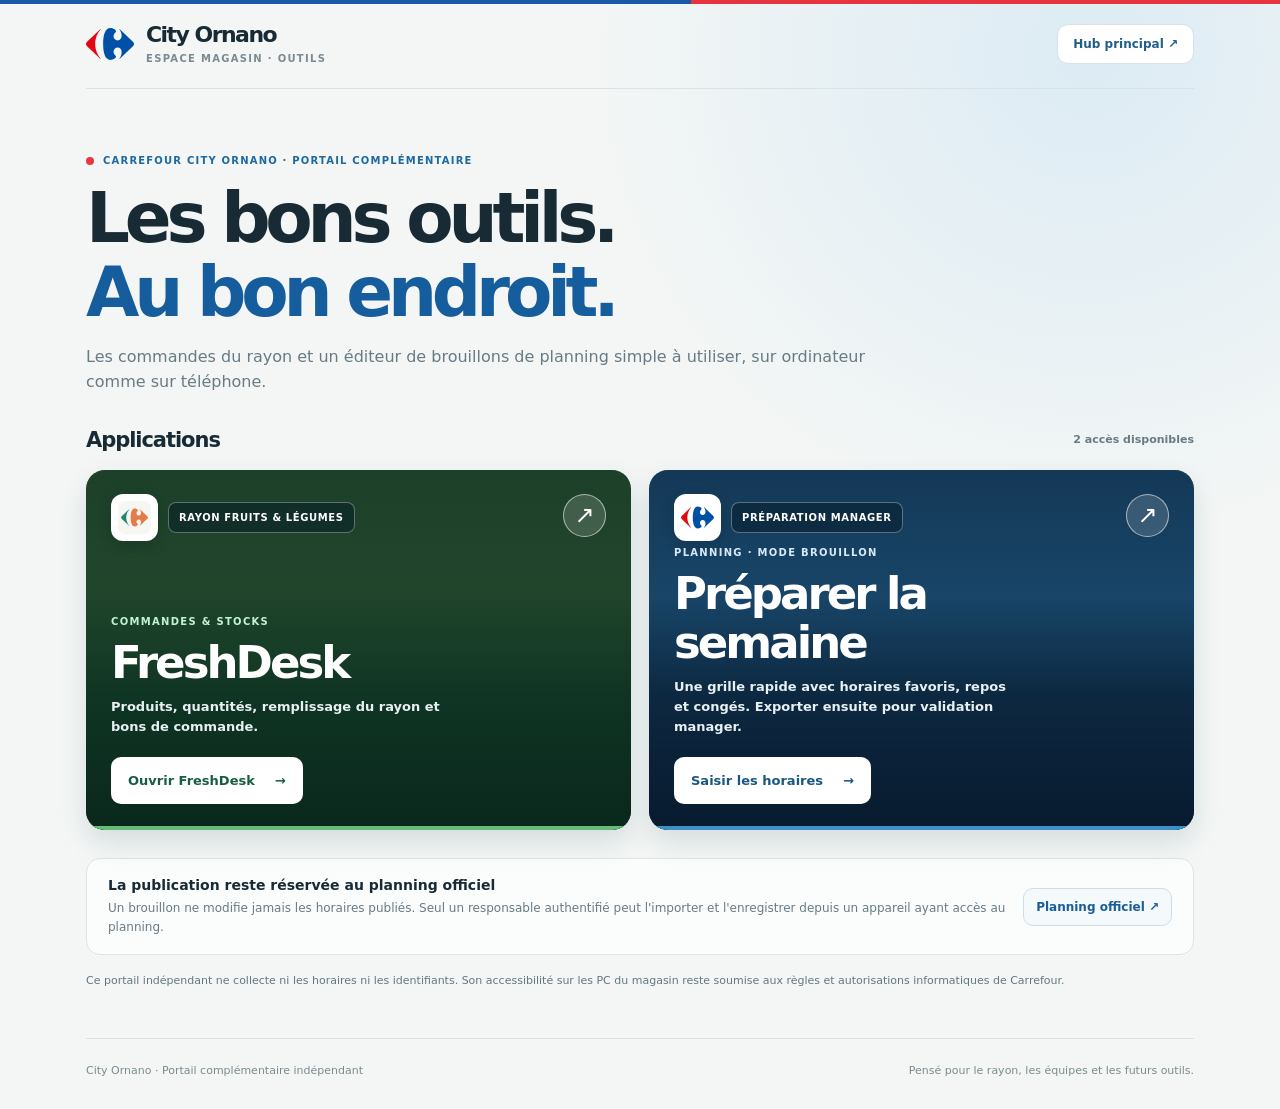
<file: docs/index.html>
<!doctype html>
<html lang="fr">
<head>
<meta charset="utf-8">
<meta name="viewport" content="width=device-width,initial-scale=1,viewport-fit=cover">
<meta name="theme-color" content="#f2f6f5">
<meta name="referrer" content="strict-origin-when-cross-origin">
<meta name="robots" content="noindex,nofollow">
<title>Carrefour City Ornano · Espace magasin</title>
<meta name="description" content="Accès simple aux outils Carrefour City : FreshDesk et préparation des plannings.">
<link rel="icon" href="./logo-city.svg" type="image/svg+xml">
<style>
:root{font-family:system-ui,-apple-system,"Segoe UI",sans-serif;--ink:#182b35;--muted:#687b85;--blue:#165d9d;--line:#d9e3e5;--bg:#f3f6f5}
*{box-sizing:border-box}body{background:radial-gradient(ellipse at 85% 5%,#dcebf4,transparent 32%),var(--bg);margin:0;color:var(--ink);-webkit-font-smoothing:antialiased;min-height:100vh}body::before{content:"";position:absolute;inset:0 0 auto;height:4px;background:linear-gradient(90deg,#1959a8 0 54%,#e5333f 54%)}a{color:inherit;text-decoration:none}a:focus-visible,button:focus-visible{outline:3px solid #1672d4;outline-offset:4px}.shell{max-width:1220px;margin:0 auto;padding:0 clamp(17px,4.5vw,56px)}header{height:89px;border-bottom:1px solid var(--line);display:flex;align-items:center;gap:16px;justify-content:space-between}.brand{display:flex;align-items:center;gap:12px}.brand img{width:48px;height:48px;object-fit:contain}.brand strong{display:block;font-size:22px;line-height:1;letter-spacing:-.07em}.brand small{display:block;color:#7b8a91;font-size:10px;letter-spacing:.13em;font-weight:800;margin-top:7px}.header-link{border:1px solid #d6e2e6;border-radius:11px;padding:12px 15px;color:#225d87;font-size:12px;font-weight:800;background:#fff}.header-link:hover{background:#e9f3fa}.intro{padding:clamp(37px,5.7vw,66px) 0 33px;max-width:800px}.overline{font-size:10px;letter-spacing:.12em;font-weight:900;color:#1d69a3;display:flex;align-items:center;gap:9px}.overline::before{content:"";width:8px;height:8px;border-radius:50%;background:#e63743}.intro h1{font-size:clamp(37px,5.6vw,69px);line-height:1.07;letter-spacing:-.075em;margin:16px 0 14px;font-weight:850}.intro h1 span{color:var(--blue)}.intro p{font-size:clamp(13px,1.5vw,16px);color:var(--muted);line-height:1.6;margin:0}.title-row{display:flex;justify-content:space-between;align-items:center;gap:14px;margin-bottom:18px}.title-row h2{font-size:21px;letter-spacing:-.05em;margin:0}.title-row small{color:var(--muted);font-size:11px;font-weight:700}.cards{display:grid;grid-template-columns:repeat(2,minmax(0,1fr));gap:18px}.card{position:relative;isolation:isolate;overflow:hidden;min-height:345px;border-radius:19px;display:flex;flex-direction:column;justify-content:space-between;padding:24px 25px 26px;background:#184568;color:#fff;box-shadow:0 12px 27px #153a4b22;transition:transform .25s,box-shadow .25s}.card:hover{transform:translateY(-4px);box-shadow:0 20px 38px #173e512b}.card::before{content:"";z-index:-1;position:absolute;inset:0;pointer-events:none;background:linear-gradient(180deg,#0c213659,#0c243500 35%,#081c30b5 63%,#07192df8),url('https://images.unsplash.com/photo-1534723452862-4c874018d66d?auto=format&fit=crop&w=1350&q=80') center/cover no-repeat}.card.fle{background:#21462c}.card.fle::before{background:linear-gradient(180deg,#102e2245,#0a351100 32%,#062b1fa8 64%,#09271cf8),url('https://images.unsplash.com/photo-1542838132-92c53300491e?auto=format&fit=crop&w=1350&q=80') center/cover no-repeat}.card::after{content:"";position:absolute;left:0;right:0;bottom:0;height:4px;background:#3b91c6}.card.fle::after{background:#64bc76}.card-top{display:flex;justify-content:space-between;align-items:start;gap:10px}.mini-brand{display:inline-flex;gap:10px;align-items:center}.mini-brand img{width:47px;height:47px;object-fit:contain;border-radius:12px;background:#fff;padding:7px;box-shadow:0 5px 13px #071f203e}.mini-brand span{border-radius:8px;display:inline-block;padding:9px 10px;background:#051b2680;border:1px solid #ffffff54;font-size:10px;font-weight:800;letter-spacing:.06em;backdrop-filter:blur(8px)}.arrow{font-size:24px;display:grid;place-items:center;width:43px;height:43px;border:1px solid #ffffff8e;border-radius:50%;background:#ffffff27}.copy{max-width:450px}.copy small{font-size:10px;letter-spacing:.13em;color:#d7eafb;font-weight:850}.card.fle .copy small{color:#c4f2d3}.copy h3{font-size:clamp(29px,3.8vw,45px);margin:9px 0 9px;letter-spacing:-.066em;line-height:1.1}.copy p{font-size:13px;font-weight:590;color:#e7f0f3;line-height:1.55;max-width:345px;margin:0 0 20px}.action{display:inline-flex;align-items:center;justify-content:space-between;gap:20px;min-height:47px;padding:11px 17px;background:#fff;border-radius:10px;color:#195780;font-size:13px;font-weight:850}.fle .action{color:#195e42}.note{margin:28px 0 0;border:1px solid #d9e6e2;border-radius:14px;background:#ffffffba;padding:18px 21px;display:flex;gap:14px;justify-content:space-between;align-items:center}.note strong{display:block;font-size:14px}.note p{font-size:12px;color:var(--muted);margin:6px 0 0;line-height:1.55}.note a{flex:none;color:#185d9a;font-size:12px;font-weight:800;padding:11px 12px;border:1px solid #ccdfe8;border-radius:10px;background:#f4f9fc}.note a:hover{background:#e8f2fa}footer{margin-top:48px;padding:25px 0 32px;border-top:1px solid var(--line);font-size:11px;color:#7a8b8d;display:flex;justify-content:space-between;gap:15px}.hint{margin-top:17px;font-size:11px;color:#637782;line-height:1.6}@media(max-width:740px){header{height:74px}.brand img{width:41px;height:41px}.brand strong{font-size:19px}.header-link{font-size:11px;padding:10px}.intro{padding:35px 0 29px}.intro h1{font-size:clamp(36px,9vw,52px)}.cards{grid-template-columns:1fr;gap:13px}.card{min-height:289px;padding:18px 19px 20px}.copy h3{font-size:33px}.note{display:block;padding:16px 17px}.note a{display:inline-block;margin-top:11px}footer{display:block;margin-top:34px}.footer-tip{display:block;margin-top:8px}}@media(prefers-reduced-motion:reduce){.card{transition:none}.card:hover{transform:none}}
</style>
</head>
<body>
<div class="shell">
<header>
<a class="brand" href="./" aria-label="City Hub, accueil"><img src="./logo-city.svg" alt=""><span><strong>City Ornano</strong><small>ESPACE MAGASIN · OUTILS</small></span></a>
<a class="header-link" href="https://city-ornano.fr/" title="Site principal (peut être filtré sur le réseau du magasin)">Hub principal ↗</a>
</header>
<main>
<section class="intro"><span class="overline">CARREFOUR CITY ORNANO · PORTAIL COMPLÉMENTAIRE</span><h1>Les bons outils.<br><span>Au bon endroit.</span></h1><p>Les commandes du rayon et un éditeur de brouillons de planning simple à utiliser, sur ordinateur comme sur téléphone.</p></section>
<section aria-labelledby="apps-title">
<div class="title-row"><h2 id="apps-title">Applications</h2><small>2 accès disponibles</small></div>
<div class="cards">
<a class="card fle" href="https://fle.city-ornano.fr/" aria-label="Ouvrir FreshDesk, commandes de fruits et légumes"><div class="card-top"><span class="mini-brand"><img src="./brand-fresh.svg" alt=""><span>RAYON FRUITS & LÉGUMES</span></span><span class="arrow" aria-hidden="true">↗</span></div><div class="copy"><small>COMMANDES & STOCKS</small><h3>FreshDesk</h3><p>Produits, quantités, remplissage du rayon et bons de commande.</p><span class="action">Ouvrir FreshDesk <span aria-hidden="true">→</span></span></div></a>
<a class="card" href="./preparation.html" aria-label="Ouvrir un brouillon de planning hebdomadaire"><div class="card-top"><span class="mini-brand"><img src="./logo-city.svg" alt=""><span>PRÉPARATION MANAGER</span></span><span class="arrow" aria-hidden="true">↗</span></div><div class="copy"><small>PLANNING · MODE BROUILLON</small><h3>Préparer la semaine</h3><p>Une grille rapide avec horaires favoris, repos et congés. Exporter ensuite pour validation manager.</p><span class="action">Saisir les horaires <span aria-hidden="true">→</span></span></div></a>
</div>
</section>
<section class="note" aria-label="À savoir"><div><strong>La publication reste réservée au planning officiel</strong><p>Un brouillon ne modifie jamais les horaires publiés. Seul un responsable authentifié peut l'importer et l'enregistrer depuis un appareil ayant accès au planning.</p></div><a href="https://planning.city-ornano.fr/">Planning officiel ↗</a></section>
<p class="hint">Ce portail indépendant ne collecte ni les horaires ni les identifiants. Son accessibilité sur les PC du magasin reste soumise aux règles et autorisations informatiques de Carrefour.</p>
</main>
<footer><span>City Ornano · Portail complémentaire indépendant</span><span class="footer-tip">Pensé pour le rayon, les équipes et les futurs outils.</span></footer>
</div>
</body>
</html>
</file>
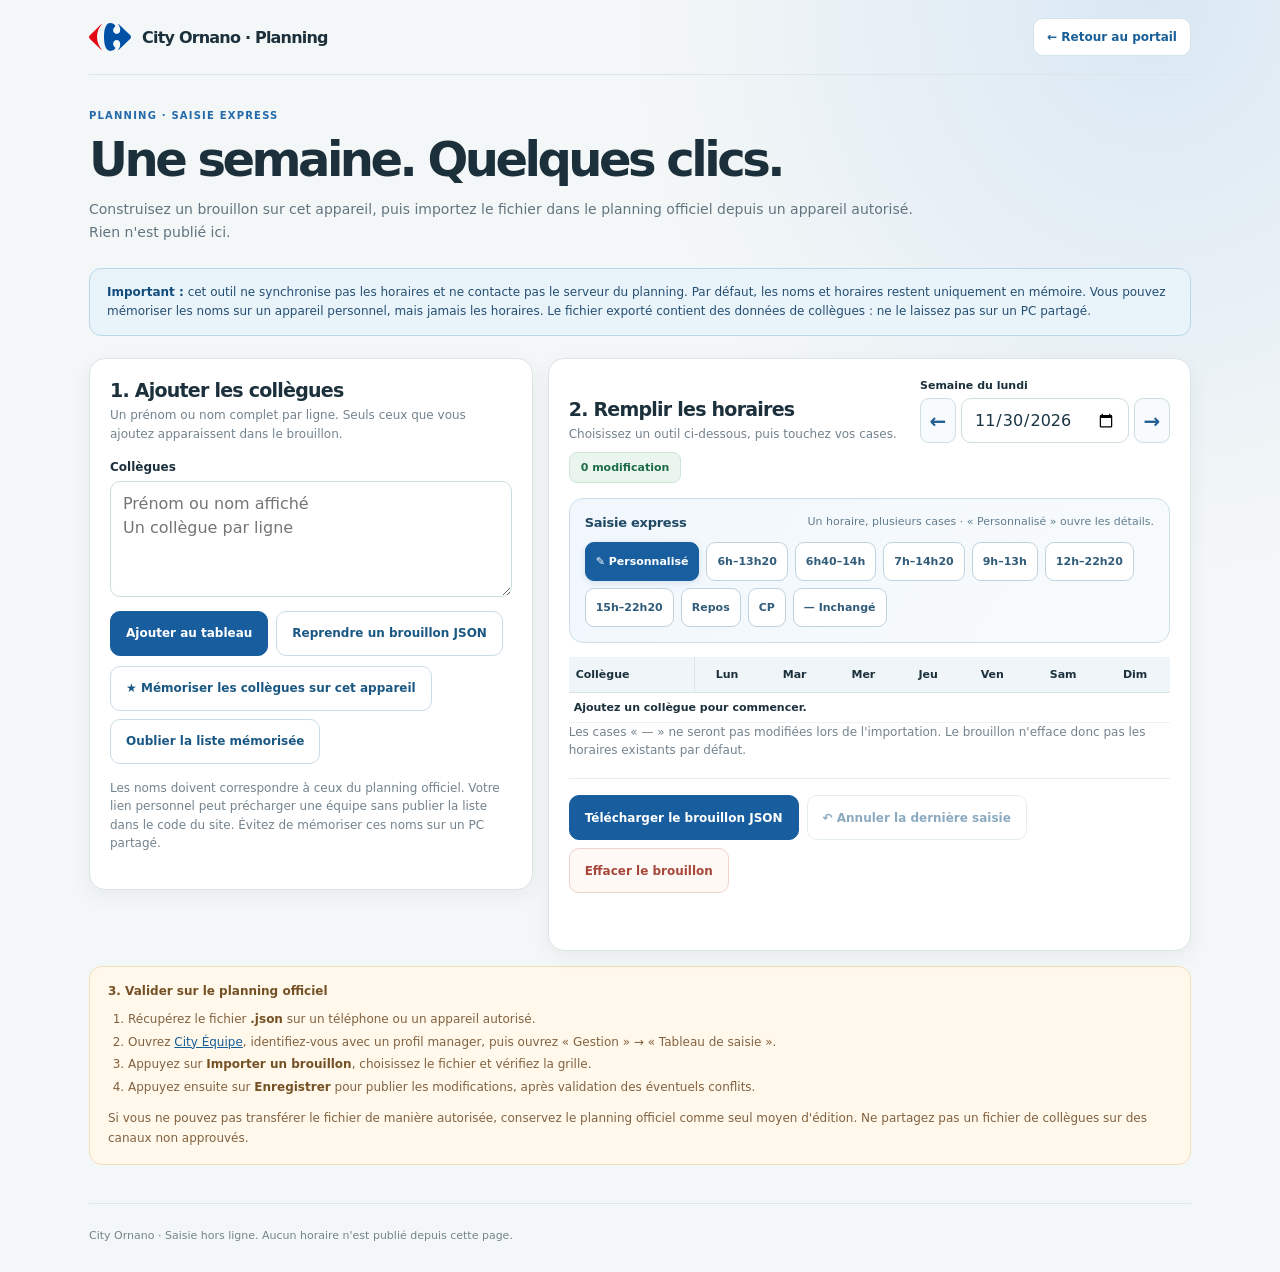
<file: docs/preparation.html>
<!doctype html>
<html lang="fr">
<head>
<meta charset="utf-8">
<meta name="viewport" content="width=device-width,initial-scale=1,viewport-fit=cover">
<meta name="theme-color" content="#163c66">
<meta name="referrer" content="no-referrer">
<meta name="robots" content="noindex,nofollow">
<title>Planning express · Carrefour City Ornano</title>
<meta name="description" content="Préparer un brouillon hebdomadaire sans connexion au planning privé, puis l'importer avec l'accès manager.">
<link rel="icon" href="./logo-city.svg" type="image/svg+xml">
<style>
:root{font-family:system-ui,-apple-system,"Segoe UI",sans-serif;color:#1c303c;--blue:#1e66a4;--line:#dce6e8;--grey:#6e818d;background:#f4f7f7}*{box-sizing:border-box}body{margin:0;background:radial-gradient(ellipse at 90% 0,#dae8f4,transparent 32%),#f4f7f7}a{color:#185e97}button,input,textarea,select{font:inherit}button{cursor:pointer}button:disabled{cursor:not-allowed;opacity:.5}button:focus-visible,a:focus-visible,input:focus-visible,textarea:focus-visible,select:focus-visible{outline:3px solid #287ac4;outline-offset:2px}.shell{max-width:1190px;margin:0 auto;padding:0 clamp(13px,3.6vw,44px)}.header{height:75px;border-bottom:1px solid var(--line);display:flex;align-items:center;justify-content:space-between;gap:14px}.brand{display:flex;align-items:center;gap:11px;text-decoration:none;color:#1c303c;font-weight:850;letter-spacing:-.05em}.brand img{width:42px;height:42px;object-fit:contain}.header .back{font-size:12px;text-decoration:none;font-weight:800;background:#fff;border:1px solid #d6e2e9;border-radius:10px;padding:11px 13px}.hero{padding:35px 0 25px;max-width:840px}.eyebrow{font-size:10px;letter-spacing:.12em;color:#246aaa;font-weight:900}.hero h1{font-size:clamp(29px,4.4vw,48px);letter-spacing:-.073em;line-height:1.15;margin:11px 0}.hero p{font-size:14px;line-height:1.6;color:#617580;margin:0}.notice{background:#e8f3fa;border:1px solid #bad7e8;color:#264f72;padding:14px 17px;border-radius:12px;font-size:12px;line-height:1.6;margin:0 0 22px}.notice strong{color:#134c7c}.steps{display:grid;grid-template-columns:minmax(0,1fr) minmax(0,1.45fr);align-items:start;gap:15px}.panel{background:#fff;border:1px solid #dbe5e5;border-radius:16px;box-shadow:0 6px 19px #1b3b4910;min-width:0;padding:20px}.panel h2{font-size:19px;letter-spacing:-.04em;margin:0 0 5px}.panel p{color:#73838e;font-size:12px;line-height:1.55;margin:0 0 16px}.label{display:block;font-size:12px;font-weight:800;margin:13px 0 7px}.field{border:1px solid #cddde1;border-radius:10px;background:#fff;min-height:45px;padding:10px 12px;color:#1b3543;max-width:100%;width:100%}textarea.field{min-height:116px;resize:vertical;line-height:1.5}.controls{display:flex;gap:8px;flex-wrap:wrap;align-items:center}.btn{display:inline-flex;justify-content:center;align-items:center;gap:8px;padding:11px 15px;min-height:45px;border-radius:10px;font-size:12px;font-weight:850;border:1px solid #cbdde4;background:#fff;color:#1a5883}.btn:hover{background:#eaf4fa}.btn.primary{background:#185d9d;border-color:#185d9d;color:#fff}.btn.primary:hover{background:#114d82}.btn.danger{border-color:#f1d2cd;color:#a6473a;background:#fff9f6}.btn.full{width:100%}.helper{font-size:11px;color:#7b8991;line-height:1.55;margin-top:10px}.roster{margin:15px 0 0;padding:0;list-style:none;display:flex;flex-wrap:wrap;gap:6px}.roster li{display:inline-flex;align-items:center;gap:6px;background:#e7f1f9;border:1px solid #d2e6f1;border-radius:8px;color:#235f89;font-size:11px;padding:5px 8px;font-weight:750}.roster li button{border:0;background:transparent;color:#8f4c41;font-size:15px;font-weight:850;min-width:26px;min-height:26px}.weekbar{display:flex;justify-content:space-between;align-items:end;gap:9px;flex-wrap:wrap;margin-bottom:15px}.weekbar .date-field{max-width:180px}.date-field label{display:block;font-size:11px;font-weight:850;margin-bottom:6px}.count{background:#eaf5ee;color:#1d6b47;border:1px solid #cee6d7;padding:8px 11px;border-radius:8px;font-size:11px;font-weight:850}.sheet-scroller{overflow-x:auto;overscroll-behavior-inline:contain;-webkit-overflow-scrolling:touch}.sheet{width:100%;min-width:600px;border-spacing:0;border-collapse:separate;font-size:11px}.sheet th{padding:11px 7px;background:#eff5f8;border-bottom:1px solid #d6e4e9;font-size:11px;text-align:center}.sheet th:first-child{text-align:left;width:125px}.sheet td{padding:8px 5px;border-bottom:1px solid #edf2f2;text-align:center}.sheet td:first-child{text-align:left;font-weight:800;max-width:138px;overflow-wrap:anywhere}.cell{border:1px solid #dae6eb;background:#f8fbfc;border-radius:8px;padding:8px 5px;min-height:47px;min-width:64px;width:100%;color:#486a7a;font-size:10px;font-weight:750;line-height:1.35}.cell:hover{border-color:#8bbad6;background:#eff7fb}.cell.service{background:#e6f2fc;border-color:#b6d7ee;color:#155b92}.cell.cp{background:#e5edec;border-color:#cedcdb;color:#426f64}.cell.repos{background:#f1f2f3;border-color:#dbdfe3;color:#6b7b87}.actions{margin-top:18px;padding-top:16px;border-top:1px solid #e5eded}.status{margin:12px 0 0;font-size:12px;color:#336145;min-height:21px}.status.error{color:#aa4439}.infobox{margin-top:15px;background:#fff8eb;border:1px solid #f1e0bd;border-radius:13px;padding:15px 18px;font-size:12px;line-height:1.65;color:#826241}.infobox strong{color:#755126}.infobox ol{padding-left:20px;margin:8px 0 0}.infobox li{margin:3px 0}.dialog{max-width:450px;width:calc(100% - 26px);border:1px solid #d4e1e7;border-radius:16px;box-shadow:0 24px 70px #102e4854;padding:22px;background:#fff;color:#1b303c}.dialog::backdrop{background:#0e2635a0}.dialog h2{font-size:23px;letter-spacing:-.05em;margin:0 0 8px}.dialog p{font-size:12px;color:#627782;margin:0 0 18px}.dialog .choice{display:flex;gap:9px;flex-wrap:wrap}.choice label{display:inline-flex;align-items:center;gap:5px;border:1px solid #d6e5e7;padding:10px 12px;border-radius:9px;font-size:12px;font-weight:750;cursor:pointer}.time-row{display:grid;grid-template-columns:1fr 1fr;gap:10px;margin-top:11px}.presets{display:flex;gap:6px;flex-wrap:wrap;margin-top:10px}.presets button{font-size:10px;font-weight:750;border:1px solid #cbdfea;background:#f2f8fc;border-radius:8px;padding:8px 9px;min-height:36px;color:#205982}.footer-controls{margin-top:18px;display:flex;gap:9px;justify-content:flex-end}.footer{font-size:11px;color:#73858b;border-top:1px solid var(--line);padding:25px 0 30px;margin-top:38px}@media(max-width:900px){.steps{grid-template-columns:1fr}.panel{padding:17px}.sheet{min-width:620px}}@media(max-width:430px){.header{height:67px}.brand img{width:34px;height:34px}.brand{font-size:13px}.hero{padding:28px 0 21px}.hero h1{font-size:31px}.controls .btn{flex:1}.time-row{grid-template-columns:1fr 1fr}}@media(prefers-reduced-motion:reduce){*,*::before,*::after{scroll-behavior:auto!important;transition:none!important}}

/* Saisie express et affichage lisible sur petits écrans */
.weekbar .date-field{max-width:250px;min-width:210px}
.week-nav{display:flex;align-items:center;gap:5px}
.week-nav .field{min-width:0}
.week-arrow{flex:0 0 36px;width:36px;height:45px;display:grid;place-items:center;border:1px solid #cddde1;border-radius:9px;background:#f8fbfd;color:#225e91;font-size:20px;font-weight:800;cursor:pointer}
.week-arrow:hover{background:#e6f2fa}
.quickbar{margin:2px 0 14px;padding:15px;border:1px solid #cbdfea;border-radius:14px;background:linear-gradient(125deg,#f1f7fd,#f8fbfc)}
.quickbar-title{display:flex;justify-content:space-between;align-items:center;gap:9px;margin-bottom:11px;flex-wrap:wrap}
.quickbar-title strong{font-size:13px;letter-spacing:-.02em;color:#204965}
.quickbar-title span{font-size:11px;color:#627d8f;line-height:1.5}
.quicktools{display:flex;flex-wrap:wrap;gap:7px}
.quicktool{min-height:39px;padding:8px 10px;border-radius:9px;border:1px solid #bfd3df;background:#fff;color:#315c7a;font-weight:800;font-size:11px;cursor:pointer;transition:background .15s,border-color .15s}
.quicktool:hover{background:#eaf4fc;border-color:#8ebad7}
.quicktool.is-active{background:#195f9f;border-color:#195f9f;color:#fff;box-shadow:0 2px 7px #195f9f24}
.quicktool-rest.is-active{background:#596e7a;border-color:#596e7a}
.quicktool-cp.is-active{background:#477a6d;border-color:#477a6d}
.sheet th:first-child,.sheet td:first-child{position:sticky;left:0;z-index:2;min-width:125px;box-shadow:1px 0 0 #dbe6eb}
.sheet th:first-child{z-index:3;background:#eff5f8}
.sheet td:first-child{background:#fff}
.sheet .cell{transition:background .12s,border-color .12s}
.sheet .cell:focus-visible{outline:3px solid #2b7fc5;outline-offset:1px}
.sheet td:nth-child(even){background:#fafcfd}
@media(max-width:650px){.quickbar{padding:12px}.quickbar-title{display:block}.quickbar-title span{display:block;margin-top:4px}.quicktool{min-height:42px}.sheet th:first-child,.sheet td:first-child{min-width:105px}.sheet th{padding:9px 4px}.sheet td{padding:6px 3px}.sheet{min-width:630px}.weekbar .date-field{max-width:100%}}
</style>
</head>
<body>
<div class="shell">
<header class="header"><a class="brand" href="./"><img src="./logo-city.svg" alt=""><span>City Ornano · Planning</span></a><a href="./" class="back">← Retour au portail</a></header>
<main>
<section class="hero"><div class="eyebrow">PLANNING · SAISIE EXPRESS</div><h1>Une semaine. Quelques clics.</h1><p>Construisez un brouillon sur cet appareil, puis importez le fichier dans le planning officiel depuis un appareil autorisé. Rien n'est publié ici.</p></section>
<div class="notice" role="note"><strong>Important :</strong> cet outil ne synchronise pas les horaires et ne contacte pas le serveur du planning. Par défaut, les noms et horaires restent uniquement en mémoire. Vous pouvez mémoriser les noms sur un appareil personnel, mais jamais les horaires. Le fichier exporté contient des données de collègues : ne le laissez pas sur un PC partagé.</div>
<div class="steps">
<section class="panel" aria-labelledby="team-title"><h2 id="team-title">1. Ajouter les collègues</h2><p>Un prénom ou nom complet par ligne. Seuls ceux que vous ajoutez apparaissent dans le brouillon.</p>
<label class="label" for="teamInput">Collègues</label><textarea id="teamInput" class="field" placeholder="Prénom ou nom affiché&#10;Un collègue par ligne" maxlength="4000"></textarea>
<div class="controls" style="margin-top:10px"><button class="btn primary" id="addTeam" type="button">Ajouter au tableau</button><button class="btn" id="openDraft" type="button">Reprendre un brouillon JSON</button><input id="draftInput" type="file" accept=".json,application/json" hidden></div>
<div class="controls" style="margin-top:10px"><button class="btn" id="saveTeam" type="button">★ Mémoriser les collègues sur cet appareil</button><button class="btn" id="forgetTeam" type="button" hidden>Oublier la liste mémorisée</button></div>
<ul id="roster" class="roster" aria-label="Collègues ajoutés"></ul>
<p class="helper">Les noms doivent correspondre à ceux du planning officiel. Votre lien personnel peut précharger une équipe sans publier la liste dans le code du site. Évitez de mémoriser ces noms sur un PC partagé.</p>
</section>
<section class="panel" aria-labelledby="schedule-title"><div class="weekbar"><div><h2 id="schedule-title">2. Remplir les horaires</h2><p style="margin:5px 0 0">Choisissez un outil ci-dessous, puis touchez vos cases.</p></div><div class="date-field"><label for="weekInput">Semaine du lundi</label><div class="week-nav"><button id="prevWeek" class="week-arrow" title="Semaine précédente" type="button" aria-label="Semaine précédente">←</button><input id="weekInput" type="date" class="field"><button id="nextWeek" class="week-arrow" title="Semaine suivante" type="button" aria-label="Semaine suivante">→</button></div></div><div class="count" id="dirtyCount">0 modification</div></div>
<div class="quickbar"><div class="quickbar-title"><strong>Saisie express</strong><span>Un horaire, plusieurs cases · « Personnalisé » ouvre les détails.</span></div><div class="quicktools" role="group" aria-label="Outils de saisie" id="quickTools"><button class="quicktool is-active" type="button" data-tool="detail" aria-pressed="true">✎ Personnalisé</button><button class="quicktool" type="button" data-tool="06:00|13:20">6h–13h20</button><button class="quicktool" type="button" data-tool="06:40|14:00">6h40–14h</button><button class="quicktool" type="button" data-tool="07:00|14:20">7h–14h20</button><button class="quicktool" type="button" data-tool="09:00|13:00">9h–13h</button><button class="quicktool" type="button" data-tool="12:00|22:20">12h–22h20</button><button class="quicktool" type="button" data-tool="15:00|22:20">15h–22h20</button><button class="quicktool quicktool-rest" type="button" data-tool="repos">Repos</button><button class="quicktool quicktool-cp" type="button" data-tool="cp">CP</button><button class="quicktool" type="button" data-tool="erase">— Inchangé</button></div></div><div class="sheet-scroller"><table class="sheet" aria-label="Semaine à préparer"><thead><tr><th scope="col">Collègue</th><th scope="col">Lun</th><th scope="col">Mar</th><th scope="col">Mer</th><th scope="col">Jeu</th><th scope="col">Ven</th><th scope="col">Sam</th><th scope="col">Dim</th></tr></thead><tbody id="shiftRows"><tr><td colspan="8">Ajoutez un collègue pour commencer.</td></tr></tbody></table></div>
<p class="helper">Les cases « — » ne seront pas modifiées lors de l'importation. Le brouillon n'efface donc pas les horaires existants par défaut.</p>
<div class="actions"><div class="controls"><button class="btn primary" id="exportDraft" type="button">Télécharger le brouillon JSON</button><button class="btn" id="undoChange" type="button" disabled>↶ Annuler la dernière saisie</button><button class="btn danger" id="clearDraft" type="button">Effacer le brouillon</button></div><p class="status" id="status" role="status" aria-live="polite"></p></div>
</section>
</div>
<section class="infobox" aria-labelledby="handoff-title"><strong id="handoff-title">3. Valider sur le planning officiel</strong><ol><li>Récupérez le fichier <strong>.json</strong> sur un téléphone ou un appareil autorisé.</li><li>Ouvrez <a href="https://planning.city-ornano.fr/">City Équipe</a>, identifiez-vous avec un profil manager, puis ouvrez « Gestion » → « Tableau de saisie ».</li><li>Appuyez sur <strong>Importer un brouillon</strong>, choisissez le fichier et vérifiez la grille.</li><li>Appuyez ensuite sur <strong>Enregistrer</strong> pour publier les modifications, après validation des éventuels conflits.</li></ol><p style="margin:11px 0 0">Si vous ne pouvez pas transférer le fichier de manière autorisée, conservez le planning officiel comme seul moyen d'édition. Ne partagez pas un fichier de collègues sur des canaux non approuvés.</p></section>
</main><footer class="footer">City Ornano · Saisie hors ligne. Aucun horaire n'est publié depuis cette page.</footer>
</div>
<dialog class="dialog" id="cellDialog" aria-labelledby="cellTitle">
<form id="cellForm"><h2 id="cellTitle">Modifier une case</h2><p id="cellDate"></p>
<div class="choice"><label><input type="radio" name="kind" value="service" checked> Service</label><label><input type="radio" name="kind" value="repos"> Repos</label><label><input type="radio" name="kind" value="cp"> CP</label></div>
<div id="timeBlock"><div class="time-row"><label class="label" for="startTime">Arrivée<input type="time" class="field" id="startTime" value="06:00" required></label><label class="label" for="endTime">Départ<input type="time" class="field" id="endTime" value="13:20" required></label></div>
<div class="presets"><button type="button" data-times="06:00|13:20">6h–13h20</button><button type="button" data-times="06:40|14:00">6h40–14h</button><button type="button" data-times="07:00|14:20">7h–14h20</button><button type="button" data-times="09:00|13:00">9h–13h</button><button type="button" data-times="12:00|22:20">12h–22h20</button><button type="button" data-times="15:00|22:20">15h–22h20</button></div></div>
<div class="footer-controls"><button class="btn danger" id="clearCell" type="button">Ne pas modifier</button><button class="btn" id="cancelCell" type="button">Annuler</button><button class="btn primary" type="submit">Valider la case</button></div></form>
</dialog>
<script>
(function(){
'use strict';
const $=id=>document.getElementById(id);
const state={names:[],changes:new Map(),week:'',seq:0,edit:null,tool:'detail',undo:[]};
const TEAM_STORAGE_KEY='city-ornano.personnel-roster.v1';
const ISO=/^\d{4}-\d{2}-\d{2}$/;
const CLOCK=/^([01]\d|2[0-3]):[0-5]\d$/;
const norm=s=>String(s).trim().normalize('NFD').replace(/[\u0300-\u036f]/g,'').toLocaleLowerCase('fr').replace(/\s+/g,' ');
function isoDate(str){if(!ISO.test(str))return null;const d=new Date(str+'T00:00:00Z');return Number.isFinite(d.valueOf())&&d.toISOString().slice(0,10)===str?d:null}
function monday(str){const d=isoDate(str);if(!d)return null;d.setUTCDate(d.getUTCDate() - (d.getUTCDay()+6)%7);return d.toISOString().slice(0,10)}
function dayAdd(str,n){const d=isoDate(str);d.setUTCDate(d.getUTCDate()+n);return d.toISOString().slice(0,10)}
function key(id,date){return String(id)+'|'+date}
function tell(msg,error){$('status').textContent=msg;$('status').classList.toggle('error',!!error)}
function button(label,cls,onclick){const b=document.createElement('button');b.type='button';b.textContent=label;b.className=cls;b.addEventListener('click',onclick);return b}
function render(){
 $('weekInput').value=state.week;
 $('dirtyCount').textContent=state.changes.size+' modification'+(state.changes.size>1?'s':'');
 $('undoChange').disabled=state.undo.length===0;
 $('forgetTeam').hidden=!hasSavedTeam();
 const roster=$('roster');roster.replaceChildren();
 state.names.forEach(p=>{const li=document.createElement('li');const span=document.createElement('span');span.textContent=p.name;li.append(span,button('×','',()=>{
 if(!confirm('Retirer '+p.name+' et ses cases ?'))return;state.names=state.names.filter(x=>x.id!==p.id);
 for(const k of state.changes.keys())if(k.startsWith(p.id+'|'))state.changes.delete(k);render();
 }));roster.append(li)});
 const tbody=$('shiftRows');tbody.replaceChildren();
 if(!state.names.length){const tr=document.createElement('tr'),td=document.createElement('td');td.colSpan=8;td.textContent='Ajoutez un collègue pour commencer.';tr.append(td);tbody.append(tr);return}
 for(const p of state.names){
  const tr=document.createElement('tr'),head=document.createElement('td');head.textContent=p.name;tr.append(head);
  for(let i=0;i<7;i++){
   const date=dayAdd(state.week,i),change=state.changes.get(key(p.id,date));
   const td=document.createElement('td');
   const caption=!change?'—':change.kind==='service'?change.starts_at.replace(':','h')+'–'+change.ends_at.replace(':','h'):change.kind==='cp'?'CP':'Repos';
   const b=button(caption,'cell'+(change?' '+change.kind:''),()=>handleCell(p,date));
   b.setAttribute('aria-label',p.name+', '+date+' : '+(change?caption:'non modifié')+', cliquer pour modifier');
   td.append(b);tr.append(td);
  }
  tbody.append(tr);
 }
}
function hasSavedTeam(){
 try{return Boolean(localStorage.getItem(TEAM_STORAGE_KEY))}catch{return false}
}
function loadInitialTeam(){
 // URL fragments are not transmitted to the hosting server.
 // Never persist roster names automatically on a shared workstation.
 if(location.hash.startsWith('#equipe=')){
  try{
   const raw=new URLSearchParams(location.hash.slice(1)).get('equipe')||'';
   if(raw.length>4000)throw Error('Liste trop longue.');
   addNames(raw);
   history.replaceState(null,'',location.pathname+location.search);
   tell(state.names.length+' collègues chargés depuis votre lien personnel. Vérifiez les noms avant tout import.');
  }catch(e){tell('Liste non chargée : '+e.message,true)}
  return;
 }
 try{
  const names=JSON.parse(localStorage.getItem(TEAM_STORAGE_KEY)||'null');
  if(!Array.isArray(names)||names.length>28||!names.every(n=>typeof n==='string'&&n.length>0&&n.length<=70))return;
  addNames(names.join('\n'));
  tell(state.names.length+' collègues retrouvés sur cet appareil.');
 }catch{}
}
function addNames(input){
 const items=input.split(/[\n;]+/).map(x=>x.trim()).filter(Boolean);
 if(!items.length)throw Error('Saisissez au moins un collègue.');
 if(state.names.length+items.length>28)throw Error('Maximum 28 collègues dans le brouillon.');
 const seen=new Set(state.names.map(x=>norm(x.name)));
 let count=0;
 for(const name of items){
  if(name.length>70)throw Error('Nom de collègue trop long.');
  if(!seen.has(norm(name))){state.names.push({id:++state.seq,name});seen.add(norm(name));count++}
 }
 return count;
}
function openCell(p,date){
 state.edit={id:p.id,date,name:p.name};
 const c=state.changes.get(key(p.id,date));
 $('cellTitle').textContent=p.name;
 $('cellDate').textContent=new Date(date+'T12:00:00Z').toLocaleDateString('fr-FR',{weekday:'long',day:'numeric',month:'long',year:'numeric',timeZone:'UTC'});
 const kind=c?.kind||'service';
 document.querySelectorAll('input[name="kind"]').forEach(el=>el.checked=el.value===kind);
 $('startTime').value=c?.starts_at||'06:00';$('endTime').value=c?.ends_at||'13:20';
 updateTime();$('cellDialog').showModal();
}
function updateTime(){const kind=document.querySelector('input[name="kind"]:checked').value;const active=kind==='service';$('timeBlock').hidden=!active;$('startTime').required=active;$('endTime').required=active}
function validate(d){
 if(!d||d.format!=='city-equipe-draft/v1'||!isoDate(d.week_start)||monday(d.week_start)!==d.week_start||!Array.isArray(d.changes)||d.changes.length>196)throw Error('Le fichier n’est pas un brouillon City Équipe valide.');
 const unique=new Set();
 for(const c of d.changes){
  if(!c||typeof c.employee_name!=='string'||!c.employee_name.trim()||c.employee_name.length>70)throw Error('Nom invalide dans le fichier.');
  if(!isoDate(c.work_date)||c.work_date<d.week_start||c.work_date>dayAdd(d.week_start,6))throw Error('Date hors semaine dans le fichier.');
  if(!['service','repos','cp'].includes(c.kind))throw Error('Type de case inconnu.');
  if(c.kind==='service'&&(!CLOCK.test(c.starts_at)||!CLOCK.test(c.ends_at)||c.starts_at>=c.ends_at))throw Error('Horaires invalides pour '+c.employee_name+'.');
  const k=norm(c.employee_name)+'|'+c.work_date;if(unique.has(k))throw Error('Case dupliquée : '+c.employee_name);unique.add(k);
 }
 return d;
}
function exportDraft(){
 const changes=[];
 for(const p of state.names){
  for(let i=0;i<7;i++){
   const d=dayAdd(state.week,i),value=state.changes.get(key(p.id,d));if(!value)continue;
   changes.push(Object.assign({employee_name:p.name,work_date:d,kind:value.kind},value.kind==='service'?{starts_at:value.starts_at,ends_at:value.ends_at}:{}));
  }
 }
 if(!changes.length){tell('Modifiez au moins une case avant de télécharger.',true);return}
 const data={format:'city-equipe-draft/v1',week_start:state.week,created_at:new Date().toISOString(),changes};validate(data);
 const blob=new Blob([JSON.stringify(data,null,2)],{type:'application/json;charset=utf-8'});
 const url=URL.createObjectURL(blob),a=document.createElement('a');a.href=url;a.download='planning-brouillon-'+state.week+'.json';document.body.append(a);a.click();a.remove();setTimeout(()=>URL.revokeObjectURL(url),1000);
 tell('Brouillon téléchargé. Aucune donnée n’a été publiée. Supprimez le fichier du PC partagé après transfert.');
}
async function loadDraft(file){
 if(!file||file.size>250000)throw Error('Fichier trop volumineux.');
 const data=validate(JSON.parse(await file.text()));
 if(state.changes.size&&!confirm('Remplacer le brouillon en cours ?'))return;
 const people=[],found=new Map();let next=0;
 for(const c of data.changes){const k=norm(c.employee_name);if(!found.has(k)){const person={id:++next,name:c.employee_name};people.push(person);found.set(k,person)}}
 state.names=people;state.seq=next;state.week=data.week_start;state.changes.clear();state.undo=[];
 for(const c of data.changes){const p=found.get(norm(c.employee_name));const value={kind:c.kind};if(c.kind==='service'){value.starts_at=c.starts_at;value.ends_at=c.ends_at}state.changes.set(key(p.id,c.work_date),value)}
 render();tell('Brouillon chargé. Vérifiez les cases avant de le transférer.');
}

function saveUndo(){
 state.undo.push(new Map([...state.changes].map(([key,value])=>[key,{...value}])));
 if(state.undo.length>50)state.undo.shift();
}
function handleCell(person,date){
 if(state.tool==='detail')return openCell(person,date);
 const k=key(person.id,date);
 let value=null;
 if(state.tool==='repos'||state.tool==='cp')value={kind:state.tool};
 else if(state.tool!=='erase'){
  const times=state.tool.split('|');
  if(times.length!==2||!CLOCK.test(times[0])||!CLOCK.test(times[1])||times[0]>=times[1])return tell('Sélection d’horaire invalide.',true);
  value={kind:'service',starts_at:times[0],ends_at:times[1]};
 }
 const old=state.changes.get(k);
 if(JSON.stringify(old??null)===JSON.stringify(value))return;
 saveUndo();
 if(value)state.changes.set(k,value);else state.changes.delete(k);
 render();tell(person.name+' · '+date+' : '+(value?(value.kind==='service'?value.starts_at+'–'+value.ends_at:value.kind.toUpperCase()):'case non modifiée')+'. Brouillon uniquement.');
}
function setTool(next){
 if(!['detail','repos','cp','erase'].includes(next)){
  const times=next.split('|');if(times.length!==2||!CLOCK.test(times[0])||!CLOCK.test(times[1])||times[0]>=times[1])return;
 }
 state.tool=next;
 document.querySelectorAll('#quickTools [data-tool]').forEach(btn=>{
  const isActive=btn.dataset.tool===next;
  btn.classList.toggle('is-active',isActive);
  btn.setAttribute('aria-pressed',String(isActive));
 });
}
function setWeek(next){
 if(!next||next===state.week)return;
 if(state.changes.size&&!confirm('Changer de semaine efface les cases du brouillon actuel. Continuer ?'))return;
 state.week=next;state.changes.clear();state.undo=[];render();tell('Semaine du '+next+'.');
}

$('quickTools').addEventListener('click',e=>{const button=e.target.closest('[data-tool]');if(button)setTool(button.dataset.tool)});
$('undoChange').addEventListener('click',()=>{if(!state.undo.length)return;state.changes=state.undo.pop();render();tell('Dernière saisie annulée.');});
$('prevWeek').addEventListener('click',()=>setWeek(dayAdd(state.week,-7)));
$('nextWeek').addEventListener('click',()=>setWeek(dayAdd(state.week,7)));
$('saveTeam').addEventListener('click',()=>{
 if(!state.names.length)return tell('Ajoutez les collègues avant de mémoriser.',true);
 if(!confirm('Garder les noms de cette équipe sur cet appareil ? À éviter sur un PC partagé du magasin.'))return;
 try{localStorage.setItem(TEAM_STORAGE_KEY,JSON.stringify(state.names.map(p=>p.name)));render();tell('Noms mémorisés sur cet appareil, sans horaires.')}catch{tell('Stockage du navigateur indisponible.',true)}
});
$('forgetTeam').addEventListener('click',()=>{
 try{localStorage.removeItem(TEAM_STORAGE_KEY);render();tell('Liste locale oubliée. Le brouillon affiché est conservé.')}catch{tell('Impossible de supprimer la liste locale.',true)}
});
$('addTeam').addEventListener('click',()=>{try{const count=addNames($('teamInput').value);$('teamInput').value='';render();tell(count+' collègue'+(count>1?'s':'')+' ajouté'+(count>1?'s':'')+'.')}catch(e){tell(e.message,true)}});
$('weekInput').addEventListener('change',e=>{const next=monday(e.target.value);if(!next){e.target.value=state.week;tell('Choisissez une date valide.',true);return}if(next!==state.week&&state.changes.size&&!confirm('Changer de semaine efface les cases du brouillon actuel. Continuer ?')){e.target.value=state.week;return}if(next!==state.week){state.week=next;state.changes.clear();state.undo=[]}render()});
$('openDraft').addEventListener('click',()=>$('draftInput').click());
$('draftInput').addEventListener('change',async e=>{try{if(e.target.files[0])await loadDraft(e.target.files[0])}catch(err){tell(err.message,true)}finally{e.target.value=''}});
$('exportDraft').addEventListener('click',exportDraft);
$('clearDraft').addEventListener('click',()=>{if(!state.names.length&&!state.changes.size)return;if(!confirm('Effacer tous les collègues et cases de cette page ?'))return;state.names=[];state.changes.clear();state.undo=[];render();tell('Brouillon effacé de cette page.')});
document.querySelectorAll('input[name="kind"]').forEach(el=>el.addEventListener('change',updateTime));
document.querySelectorAll('[data-times]').forEach(b=>b.addEventListener('click',()=>{const vals=b.dataset.times.split('|');$('startTime').value=vals[0];$('endTime').value=vals[1]}));
$('cancelCell').addEventListener('click',()=>$('cellDialog').close());
$('clearCell').addEventListener('click',()=>{if(state.edit&&state.changes.has(key(state.edit.id,state.edit.date))){saveUndo();state.changes.delete(key(state.edit.id,state.edit.date))}$('cellDialog').close();render()});
$('cellForm').addEventListener('submit',e=>{e.preventDefault();const kind=document.querySelector('input[name="kind"]:checked').value;const value={kind};if(kind==='service'){const a=$('startTime').value,b=$('endTime').value;if(!CLOCK.test(a)||!CLOCK.test(b)||a>=b){alert('Horaires invalides : le départ doit être après l’arrivée.');return}value.starts_at=a;value.ends_at=b}
 if(!state.edit)return;const k=key(state.edit.id,state.edit.date);if(JSON.stringify(state.changes.get(k)??null)!==JSON.stringify(value)){saveUndo();state.changes.set(k,value);}$('cellDialog').close();render();tell('Case ajoutée au brouillon, pas encore publiée.')});
window.addEventListener('beforeunload',e=>{if(state.changes.size){e.preventDefault();e.returnValue=''}});
state.week=monday(new Intl.DateTimeFormat('sv-SE',{timeZone:'Europe/Paris',year:'numeric',month:'2-digit',day:'2-digit'}).format(new Date()));loadInitialTeam();render();
})();
</script>
</body>
</html>
</file>
